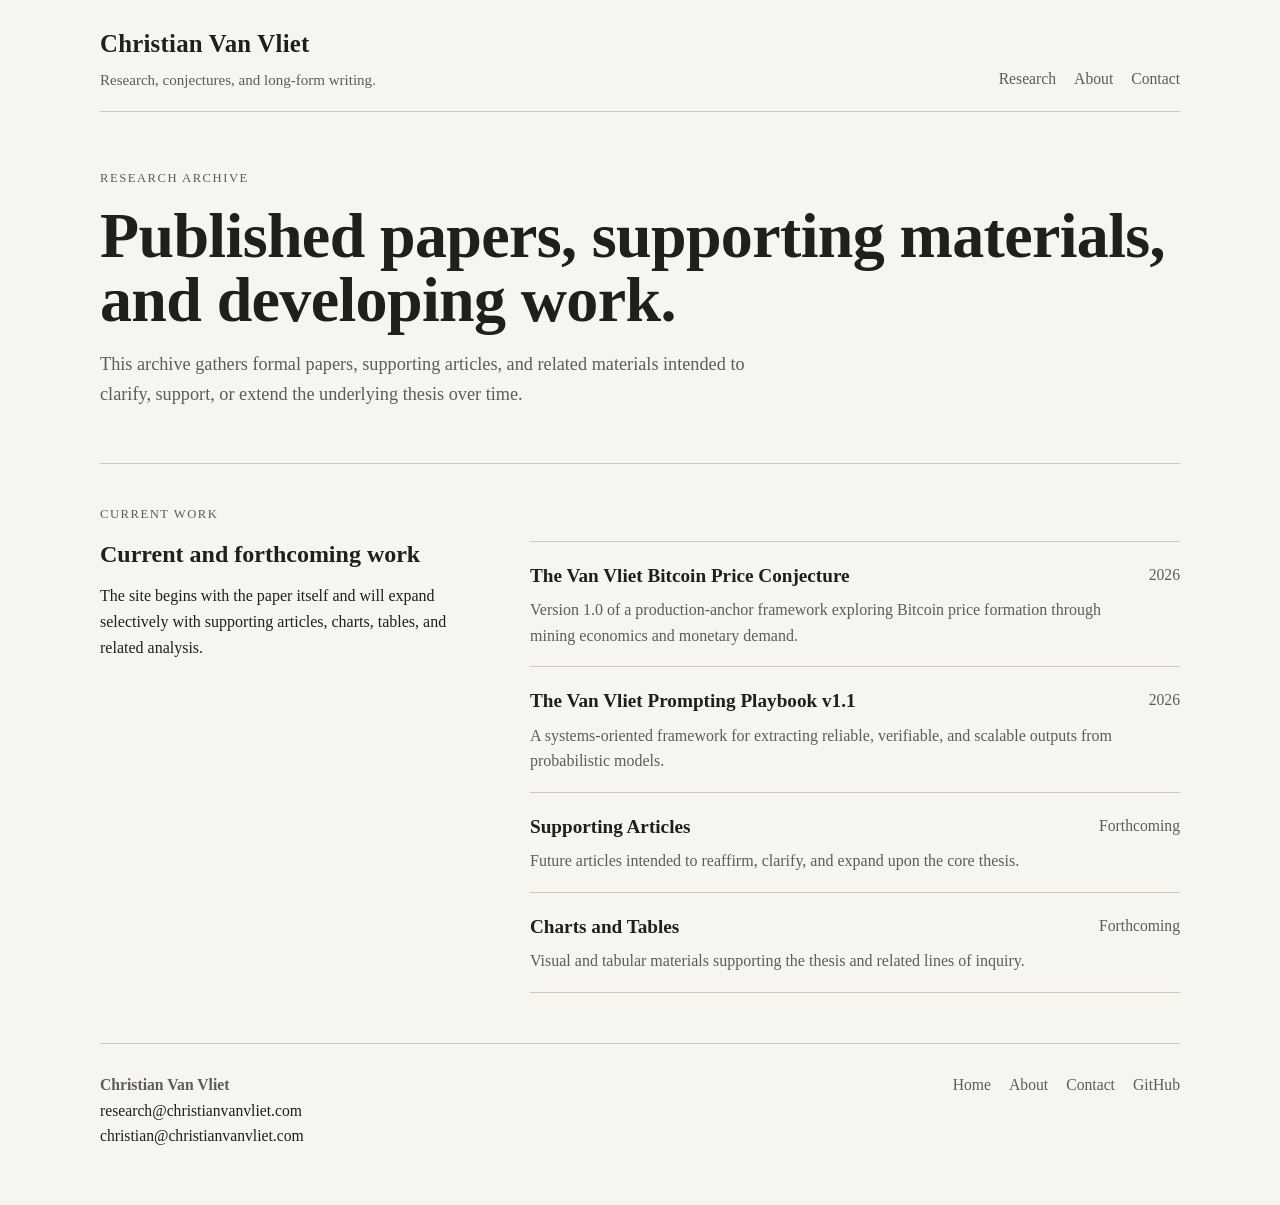
<file: index.html>
<!doctype html>
<html lang="en">
<head>
  <meta charset="utf-8">
  <meta name="viewport" content="width=device-width, initial-scale=1">
  <title>Research | Christian Van Vliet</title>
  <meta name="description" content="Research archive of papers, conjectures, and long-form writing by Christian Van Vliet.">
  <link rel="stylesheet" href="/assets/css/site.css">
  <link rel="icon" href="/favicon.svg" type="image/svg+xml">
  <link rel="shortcut icon" href="/favicon.svg" type="image/svg+xml">
  <link rel="canonical" href="https://christianvanvliet.com/research/">
  <meta name="theme-color" content="#f7f5f0">
</head>
<body>
  <div class="site">
    <header class="site-header">
      <div class="site-header-inner">
        <div>
          <p class="site-title"><a href="/">Christian Van Vliet</a></p>
          <p class="site-tagline">Research, conjectures, and long-form writing.</p>
        </div>

        <nav class="site-nav" aria-label="Primary">
          <a href="/research/">Research</a>
          <a href="/about/">About</a>
          <a href="/contact/">Contact</a>
        </nav>
      </div>
    </header>

    <hr class="rule">

    <main>
      <section class="page-header">
        <p class="eyebrow">Research Archive</p>
        <h1>Published papers, supporting materials, and developing work.</h1>
        <p class="lead">
          This archive gathers formal papers, supporting articles, and related materials
          intended to clarify, support, or extend the underlying thesis over time.
        </p>
      </section>

      <hr class="rule">

      <section class="section" aria-labelledby="current-research">
        <p class="section-label">Current Work</p>

        <div class="archive-grid">
          <div class="archive-intro">
            <h2 id="current-research">Current and forthcoming work</h2>
            <p>
              The site begins with the paper itself and will expand selectively with
              supporting articles, charts, tables, and related analysis.
            </p>
          </div>

          <div class="archive-list">
            <article class="archive-item">
              <div>
                <h3><a href="/research/bitcoin-price-conjecture/">The Van Vliet Bitcoin Price Conjecture</a></h3>
                <p>
                  Version 1.0 of a production-anchor framework exploring Bitcoin price formation
                  through mining economics and monetary demand.
                </p>
              </div>
              <div class="archive-year">2026</div>
            </article>
            <article class="archive-item">
              <div>
                <h4><a href="/research/prompting-playbook/">The Van Vliet Prompting Playbook v1.1</a></h4>
                <p>A systems-oriented framework for extracting reliable, verifiable, and scalable outputs from probabilistic models.</p>
              </div>
              <div class="archive-year">2026</div>
            </article>

            <article class="archive-item">
              <div>
                <h3>Supporting Articles</h3>
                <p>
                  Future articles intended to reaffirm, clarify, and expand upon the core thesis.
                </p>
              </div>
              <div class="archive-year">Forthcoming</div>
            </article>

            <article class="archive-item">
              <div>
                <h3>Charts and Tables</h3>
                <p>
                  Visual and tabular materials supporting the thesis and related lines of inquiry.
                </p>
              </div>
              <div class="archive-year">Forthcoming</div>
            </article>
          </div>
        </div>
      </section>
    </main>

    <hr class="rule">

    <footer class="site-footer">
      <div class="footer-inner">
        <div>
          <strong>Christian Van Vliet</strong><br>
          <a href="mailto:research@christianvanvliet.com">research@christianvanvliet.com</a><br>
          <a href="mailto:christian@christianvanvliet.com">christian@christianvanvliet.com</a>
        </div>

        <div class="footer-links">
          <a href="/">Home</a>
          <a href="/about/">About</a>
          <a href="/contact/">Contact</a>
          <a href="https://github.com/christianvanvliet">GitHub</a>
        </div>
      </div>
    </footer>
  </div>
</body>
</html>
</file>
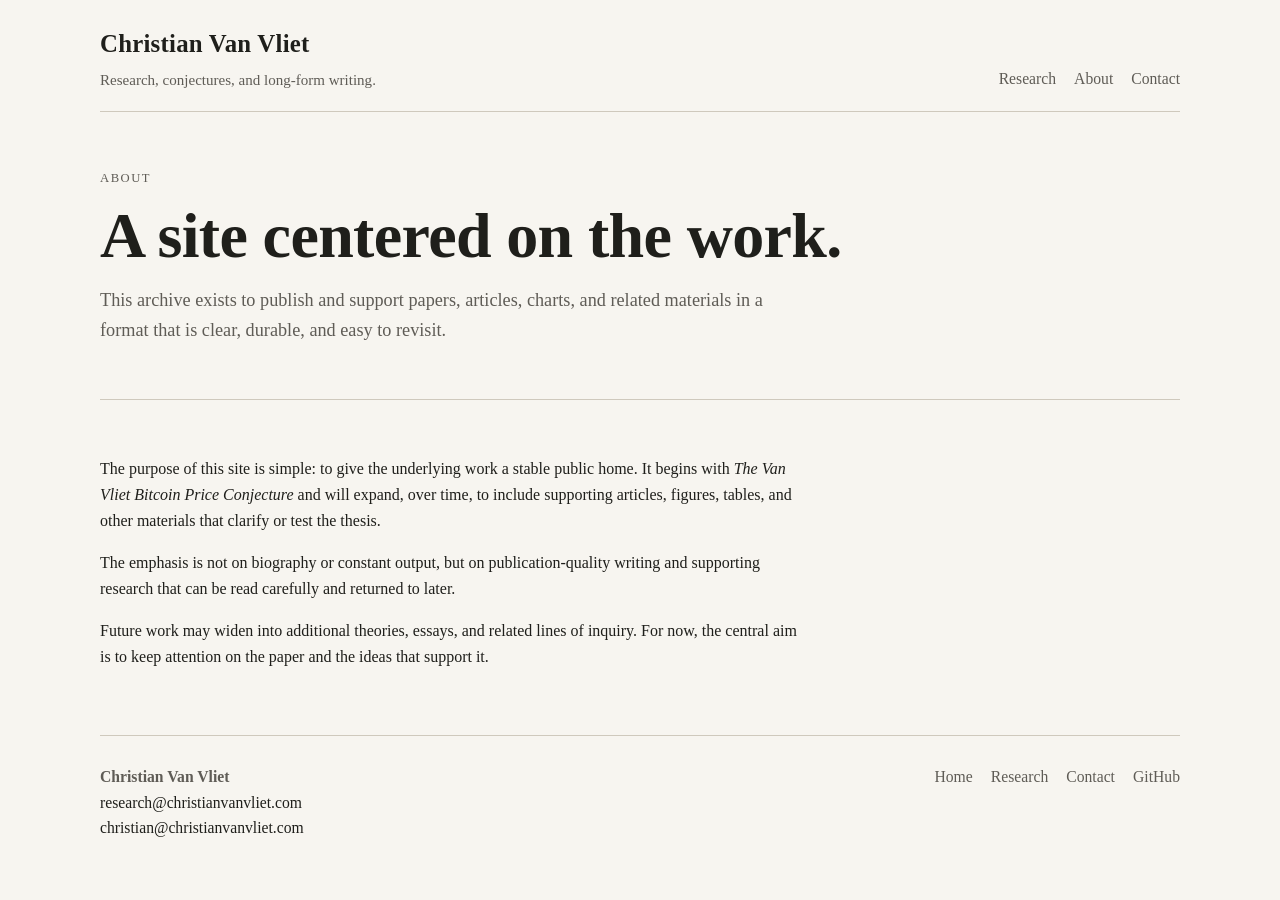
<file: about/index.html>
<!doctype html>
<html lang="en">
<head>
  <meta charset="utf-8">
  <meta name="viewport" content="width=device-width, initial-scale=1">
  <title>About | Christian Van Vliet</title>
  <meta name="description" content="A short note on the purpose of this research archive.">
  <link rel="stylesheet" href="/assets/css/site.css">
  <link rel="icon" href="/favicon.svg" type="image/svg+xml">
  <link rel="canonical" href="https://christianvanvliet.com/about/">
  <meta name="theme-color" content="#f7f5f0">
</head>
<body>
  <div class="site">
    <header class="site-header">
      <div class="site-header-inner">
        <div>
          <p class="site-title"><a href="/">Christian Van Vliet</a></p>
          <p class="site-tagline">Research, conjectures, and long-form writing.</p>
        </div>

        <nav class="site-nav" aria-label="Primary">
          <a href="/research/">Research</a>
          <a href="/about/">About</a>
          <a href="/contact/">Contact</a>
        </nav>
      </div>
    </header>

    <hr class="rule">

    <main>
      <section class="page-header">
        <p class="eyebrow">About</p>
        <h1>A site centered on the work.</h1>
        <p class="lead">
          This archive exists to publish and support papers, articles, charts, and
          related materials in a format that is clear, durable, and easy to revisit.
        </p>
      </section>

      <hr class="rule">

      <section class="content">
        <p>
          The purpose of this site is simple: to give the underlying work a stable public home.
          It begins with <em>The Van Vliet Bitcoin Price Conjecture</em> and will expand, over time,
          to include supporting articles, figures, tables, and other materials that clarify
          or test the thesis.
        </p>
        <p>
          The emphasis is not on biography or constant output, but on publication-quality writing
          and supporting research that can be read carefully and returned to later.
        </p>
        <p>
          Future work may widen into additional theories, essays, and related lines of inquiry.
          For now, the central aim is to keep attention on the paper and the ideas that support it.
        </p>
      </section>
    </main>

    <hr class="rule">

    <footer class="site-footer">
      <div class="footer-inner">
        <div>
          <strong>Christian Van Vliet</strong><br>
          <a href="mailto:research@christianvanvliet.com">research@christianvanvliet.com</a><br>
          <a href="mailto:christian@christianvanvliet.com">christian@christianvanvliet.com</a>
        </div>

        <div class="footer-links">
          <a href="/">Home</a>
          <a href="/research/">Research</a>
          <a href="/contact/">Contact</a>
          <a href="https://github.com/christianvanvliet">GitHub</a>
        </div>
      </div>
    </footer>
  </div>
</body>
</html>
</file>
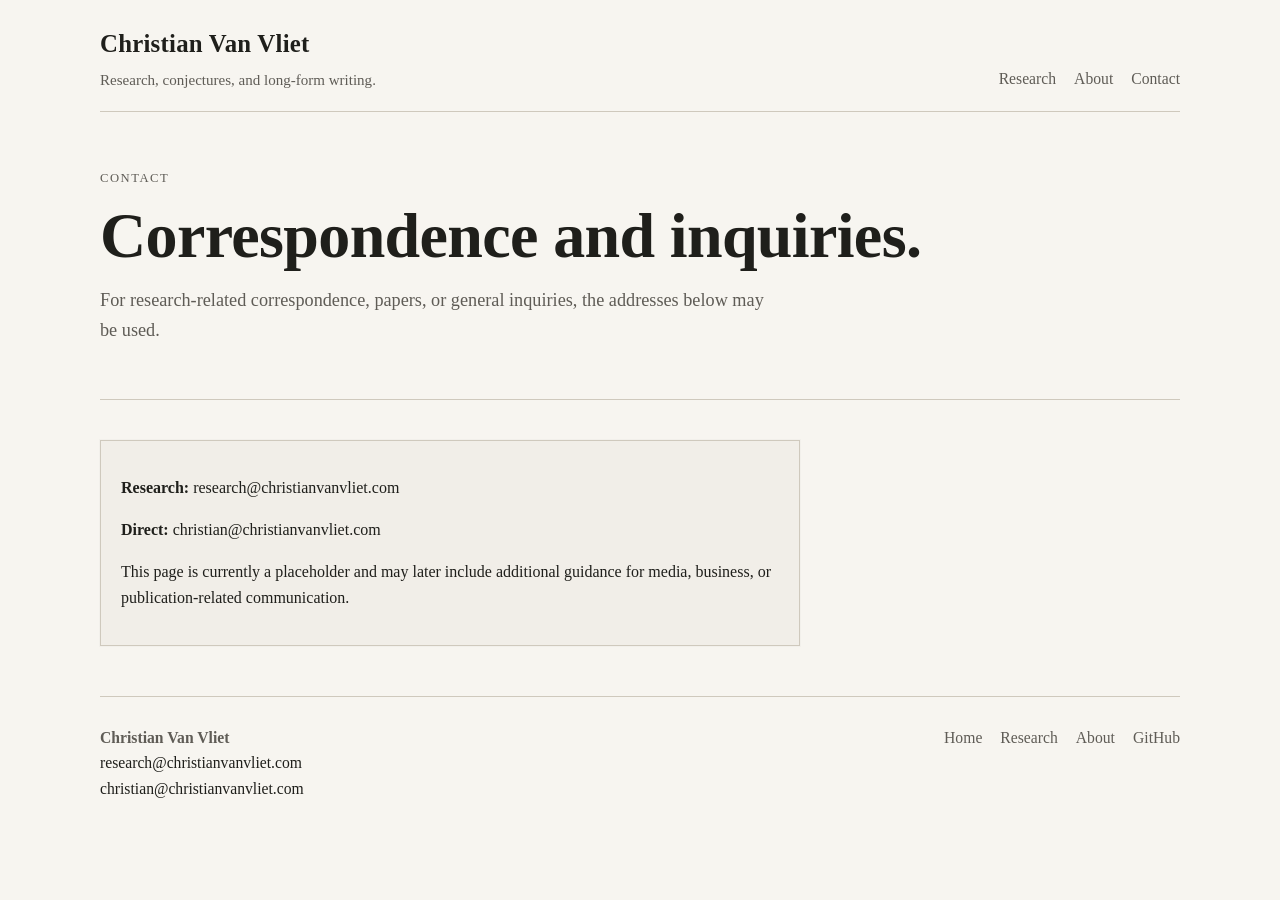
<file: contact/index.html>
<!doctype html>
<html lang="en">
<head>
  <meta charset="utf-8">
  <meta name="viewport" content="width=device-width, initial-scale=1">
  <title>Contact | Christian Van Vliet</title>
  <meta name="description" content="Contact details for Christian Van Vliet.">
  <link rel="stylesheet" href="/assets/css/site.css">
  <link rel="icon" href="/favicon.svg" type="image/svg+xml">
  <link rel="canonical" href="https://christianvanvliet.com/contact/">
  <meta name="theme-color" content="#f7f5f0">
</head>
<body>
  <div class="site">
    <header class="site-header">
      <div class="site-header-inner">
        <div>
          <p class="site-title"><a href="/">Christian Van Vliet</a></p>
          <p class="site-tagline">Research, conjectures, and long-form writing.</p>
        </div>

        <nav class="site-nav" aria-label="Primary">
          <a href="/research/">Research</a>
          <a href="/about/">About</a>
          <a href="/contact/">Contact</a>
        </nav>
      </div>
    </header>

    <hr class="rule">

    <main>
      <section class="page-header">
        <p class="eyebrow">Contact</p>
        <h1>Correspondence and inquiries.</h1>
        <p class="lead">
          For research-related correspondence, papers, or general inquiries,
          the addresses below may be used.
        </p>
      </section>

      <hr class="rule">

      <section class="content">
        <div class="contact-box">
          <p><strong>Research:</strong> <a href="mailto:research@christianvanvliet.com">research@christianvanvliet.com</a></p>
          <p><strong>Direct:</strong> <a href="mailto:christian@christianvanvliet.com">christian@christianvanvliet.com</a></p>
          <p>
            This page is currently a placeholder and may later include additional
            guidance for media, business, or publication-related communication.
          </p>
        </div>
      </section>
    </main>

    <hr class="rule">

    <footer class="site-footer">
      <div class="footer-inner">
        <div>
          <strong>Christian Van Vliet</strong><br>
          <a href="mailto:research@christianvanvliet.com">research@christianvanvliet.com</a><br>
          <a href="mailto:christian@christianvanvliet.com">christian@christianvanvliet.com</a>
        </div>

        <div class="footer-links">
          <a href="/">Home</a>
          <a href="/research/">Research</a>
          <a href="/about/">About</a>
          <a href="https://github.com/christianvanvliet">GitHub</a>
        </div>
      </div>
    </footer>
  </div>
</body>
</html>
</file>
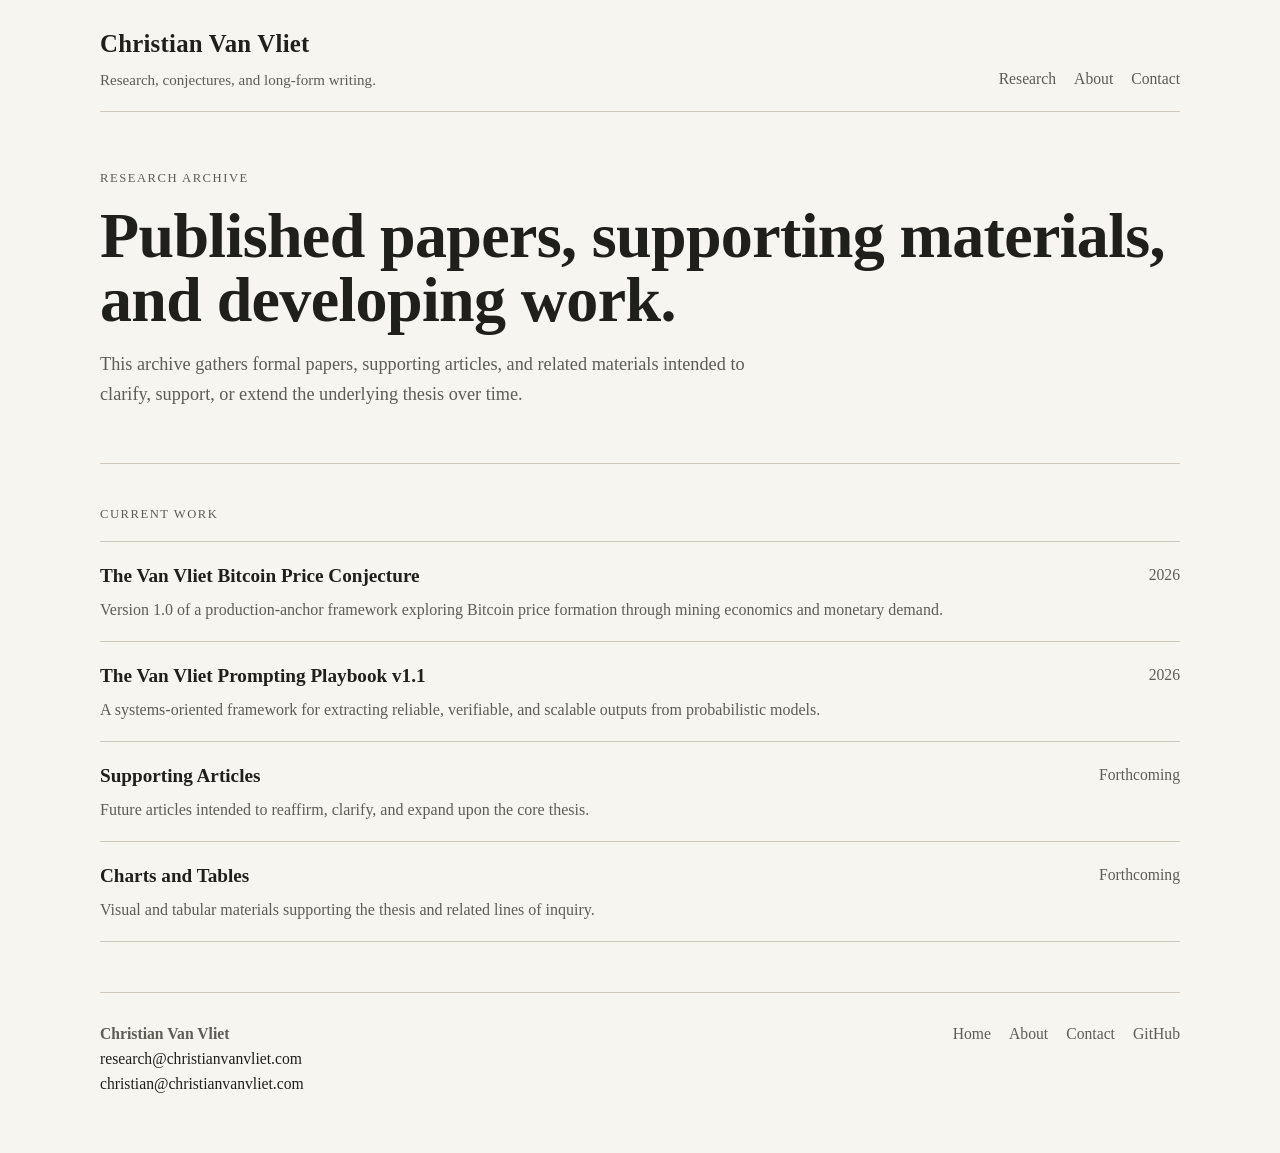
<file: research/index.html>
<!doctype html>
<html lang="en">
<head>
  <meta charset="utf-8">
  <meta name="viewport" content="width=device-width, initial-scale=1">
  <title>Research | Christian Van Vliet</title>
  <meta name="description" content="Research archive of papers, conjectures, and long-form writing by Christian Van Vliet.">
  <link rel="stylesheet" href="/assets/css/site.css">
  <link rel="icon" href="/favicon.svg" type="image/svg+xml">
  <link rel="canonical" href="https://christianvanvliet.com/research/">
  <meta name="theme-color" content="#f7f5f0">
</head>
<body>
  <div class="site">
    <header class="site-header">
      <div class="site-header-inner">
        <div>
          <p class="site-title"><a href="/">Christian Van Vliet</a></p>
          <p class="site-tagline">Research, conjectures, and long-form writing.</p>
        </div>

        <nav class="site-nav" aria-label="Primary">
          <a href="/research/">Research</a>
          <a href="/about/">About</a>
          <a href="/contact/">Contact</a>
        </nav>
      </div>
    </header>

    <hr class="rule">

    <main>
      <section class="page-header">
        <p class="eyebrow">Research Archive</p>
        <h1>Published papers, supporting materials, and developing work.</h1>
        <p class="lead">
          This archive gathers formal papers, supporting articles, and related materials
          intended to clarify, support, or extend the underlying thesis over time.
        </p>
      </section>

      <hr class="rule">

      <section class="section">
        <p class="section-label">Current Work</p>

        <div class="archive-list">
          <article class="archive-item">
            <div>
              <h2><a href="/research/bitcoin-price-conjecture/">The Van Vliet Bitcoin Price Conjecture</a></h2>
              <p>
                Version 1.0 of a production-anchor framework exploring Bitcoin price formation
                through mining economics and monetary demand.
              </p>
            </div>
            <div class="archive-year">2026</div>
          </article>

          <article class="archive-item">
            <div>
              <h2><a href="/research/prompting-playbook/">The Van Vliet Prompting Playbook v1.1</a></h2>
              <p>
                A systems-oriented framework for extracting reliable, verifiable, and scalable
                outputs from probabilistic models.
              </p>
            </div>
            <div class="archive-year">2026</div>
          </article>

          <article class="archive-item">
            <div>
              <h2>Supporting Articles</h2>
              <p>
                Future articles intended to reaffirm, clarify, and expand upon the core thesis.
              </p>
            </div>
            <div class="archive-year">Forthcoming</div>
          </article>

          <article class="archive-item">
            <div>
              <h2>Charts and Tables</h2>
              <p>
                Visual and tabular materials supporting the thesis and related lines of inquiry.
              </p>
            </div>
            <div class="archive-year">Forthcoming</div>
          </article>
        </div>
      </section>
    </main>

    <hr class="rule">

    <footer class="site-footer">
      <div class="footer-inner">
        <div>
          <strong>Christian Van Vliet</strong><br>
          <a href="mailto:research@christianvanvliet.com">research@christianvanvliet.com</a><br>
          <a href="mailto:christian@christianvanvliet.com">christian@christianvanvliet.com</a>
        </div>

        <div class="footer-links">
          <a href="/">Home</a>
          <a href="/about/">About</a>
          <a href="/contact/">Contact</a>
          <a href="https://github.com/christianvanvliet">GitHub</a>
        </div>
      </div>
    </footer>
  </div>
</body>
</html>
</file>
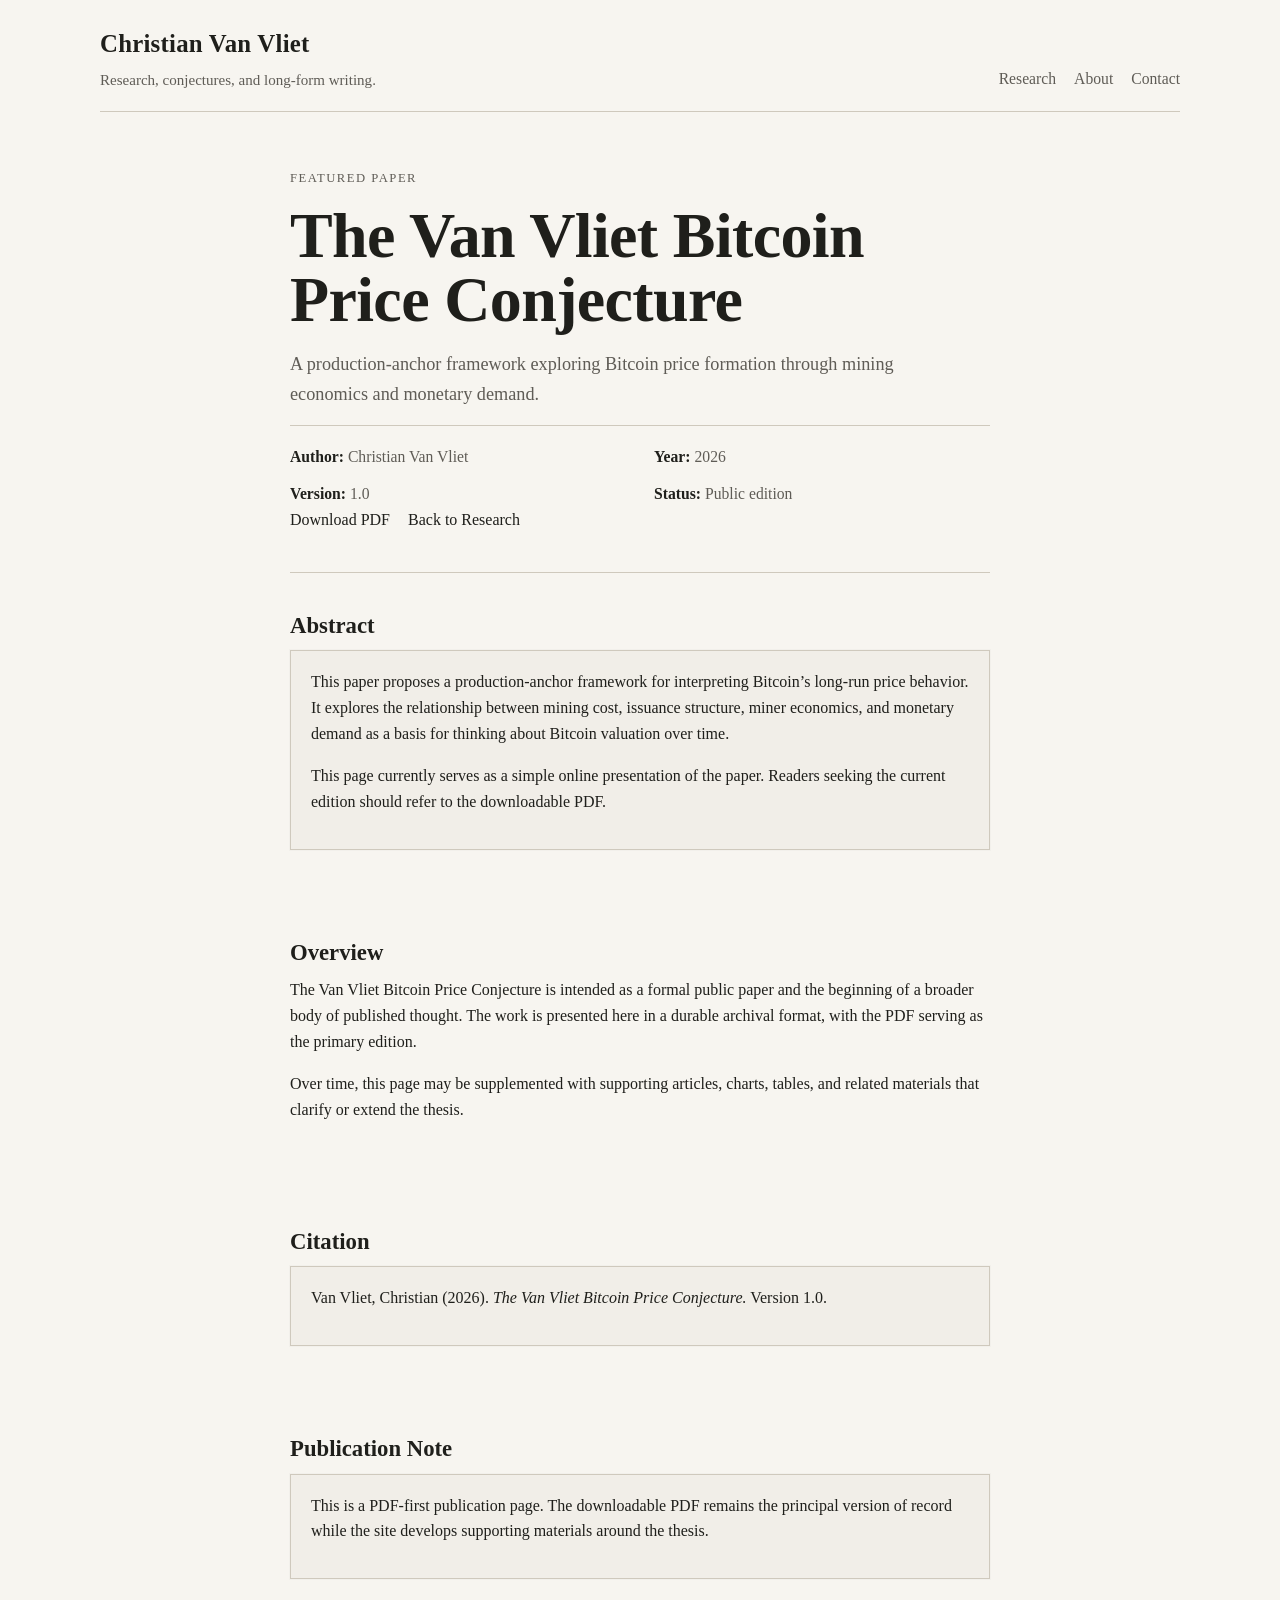
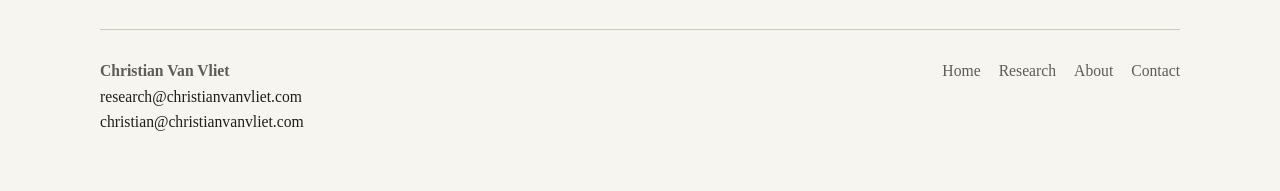
<file: research/bitcoin-price-conjecture/index.html>
<!doctype html>
<html lang="en">
<head>
  <meta charset="utf-8">
  <meta name="viewport" content="width=device-width, initial-scale=1">
  <title>The Van Vliet Bitcoin Price Conjecture | Christian Van Vliet</title>
  <meta name="description" content="Version 1.0 of a production-anchor framework exploring Bitcoin price formation through mining economics and monetary demand.">
  <link rel="stylesheet" href="/assets/css/site.css">
  <link rel="icon" href="/favicon.svg" type="image/svg+xml">
  <link rel="canonical" href="https://christianvanvliet.com/research/bitcoin-price-conjecture/">
  <meta name="theme-color" content="#f7f5f0">
</head>
<body>
  <div class="site">
    <header class="site-header">
      <div class="site-header-inner">
        <div>
          <p class="site-title"><a href="/">Christian Van Vliet</a></p>
          <p class="site-tagline">Research, conjectures, and long-form writing.</p>
        </div>

        <nav class="site-nav" aria-label="Primary">
          <a href="/research/">Research</a>
          <a href="/about/">About</a>
          <a href="/contact/">Contact</a>
        </nav>
      </div>
    </header>

    <hr class="rule">

    <main class="article">
      <section class="paper-header">
        <p class="eyebrow">Featured Paper</p>
        <h1>The Van Vliet Bitcoin Price Conjecture</h1>
        <p class="subtitle">
          A production-anchor framework exploring Bitcoin price formation
          through mining economics and monetary demand.
        </p>

        <div class="paper-meta">
          <div><strong>Author:</strong> Christian Van Vliet</div>
          <div><strong>Year:</strong> 2026</div>
          <div><strong>Version:</strong> 1.0</div>
          <div><strong>Status:</strong> Public edition</div>
        </div>

        <div class="paper-links">
          <a href="/files/van-vliet-bitcoin-price-conjecture.pdf">Download PDF</a>
          <a href="/research/">Back to Research</a>
        </div>
      </section>

      <hr class="rule">

      <section class="section">
        <h2>Abstract</h2>
        <div class="abstract-box">
          <p>
            This paper proposes a production-anchor framework for interpreting Bitcoin’s
            long-run price behavior. It explores the relationship between mining cost,
            issuance structure, miner economics, and monetary demand as a basis for
            thinking about Bitcoin valuation over time.
          </p>
          <p>
            This page currently serves as a simple online presentation of the paper.
            Readers seeking the current edition should refer to the downloadable PDF.
          </p>
        </div>
      </section>

      <section class="section">
        <h2>Overview</h2>
        <p>
          The Van Vliet Bitcoin Price Conjecture is intended as a formal public paper and
          the beginning of a broader body of published thought. The work is presented here
          in a durable archival format, with the PDF serving as the primary edition.
        </p>
        <p>
          Over time, this page may be supplemented with supporting articles, charts, tables,
          and related materials that clarify or extend the thesis.
        </p>
      </section>

      <section class="section">
        <h2>Citation</h2>
        <div class="citation-box">
          <p>
            Van Vliet, Christian (2026). <em>The Van Vliet Bitcoin Price Conjecture.</em> Version 1.0.
          </p>
        </div>
      </section>

      <section class="section">
        <h2>Publication Note</h2>
        <div class="note-box">
          <p>
            This is a PDF-first publication page. The downloadable PDF remains the principal
            version of record while the site develops supporting materials around the thesis.
          </p>
        </div>
      </section>
    </main>

    <hr class="rule">

    <footer class="site-footer">
      <div class="footer-inner">
        <div>
          <strong>Christian Van Vliet</strong><br>
          <a href="mailto:research@christianvanvliet.com">research@christianvanvliet.com</a><br>
          <a href="mailto:christian@christianvanvliet.com">christian@christianvanvliet.com</a>
        </div>

        <div class="footer-links">
          <a href="/">Home</a>
          <a href="/research/">Research</a>
          <a href="/about/">About</a>
          <a href="/contact/">Contact</a>
        </div>
      </div>
    </footer>
  </div>
</body>
</html>
</file>
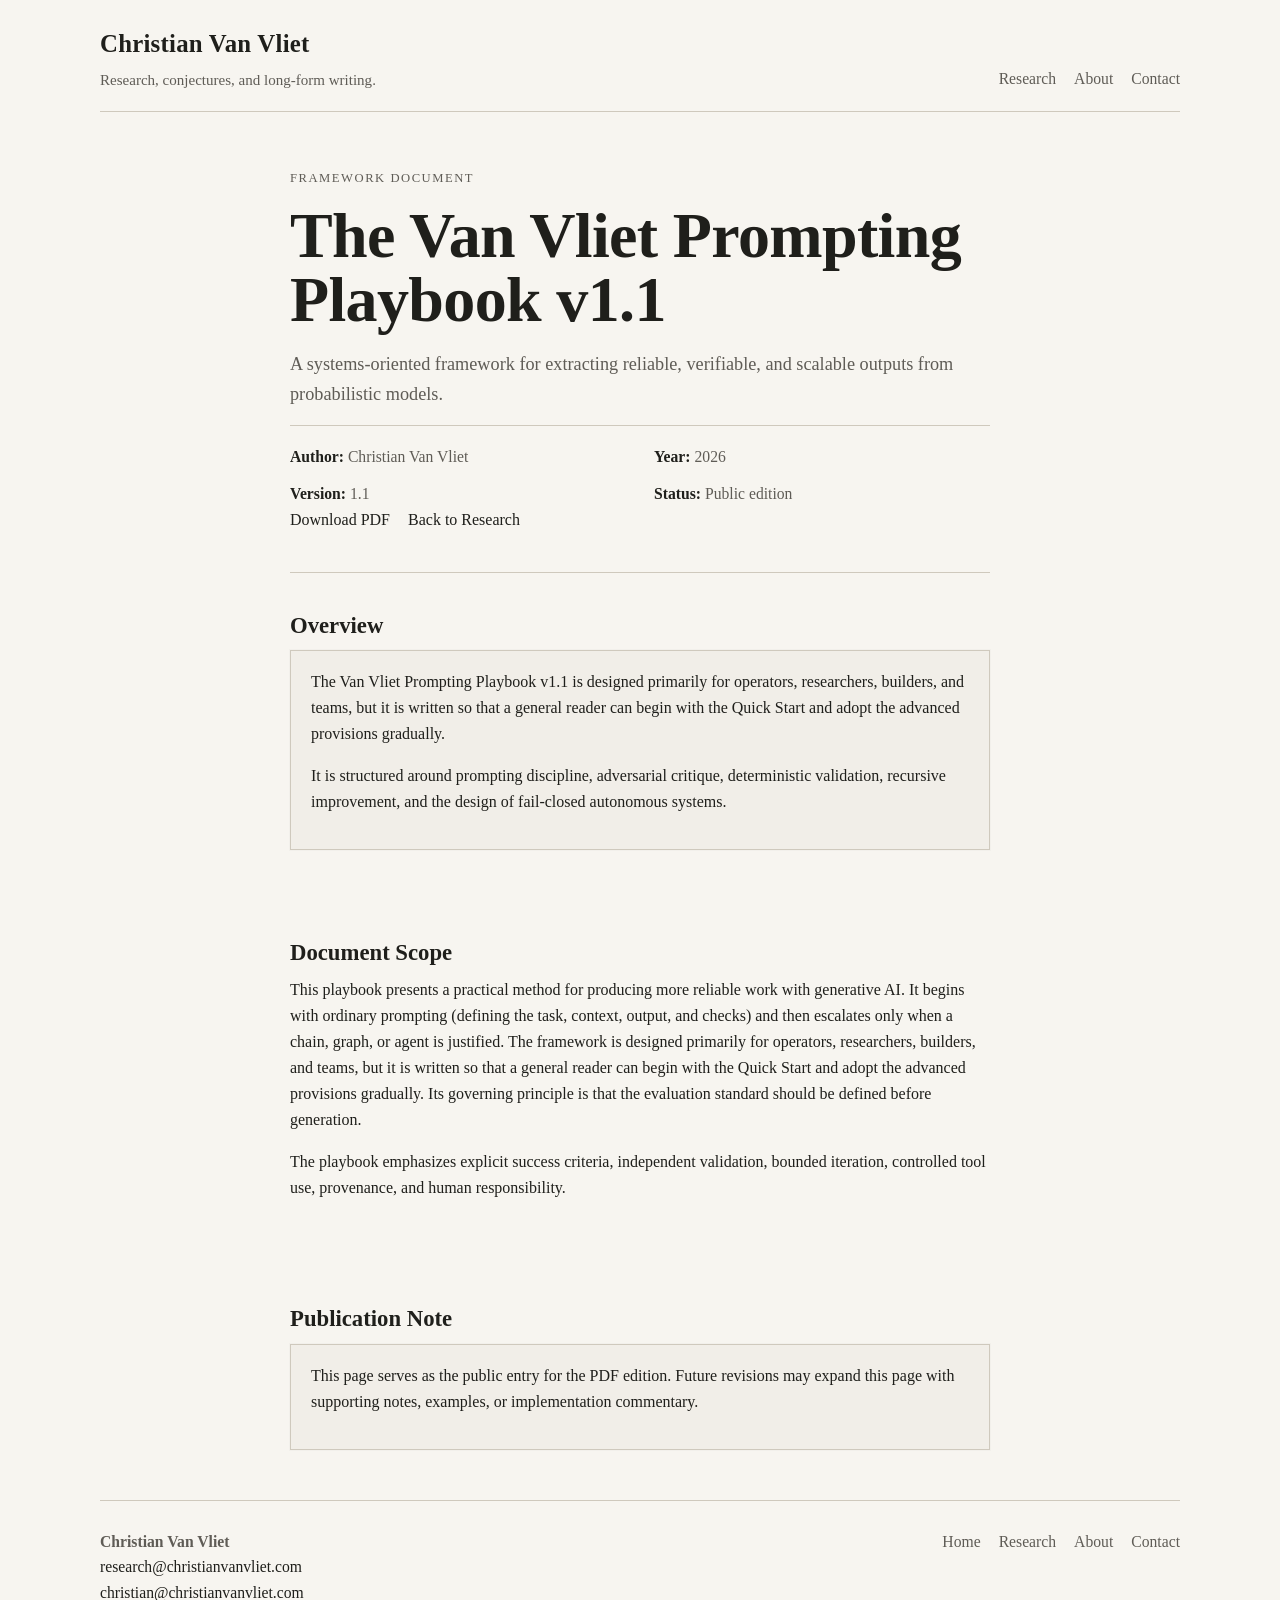
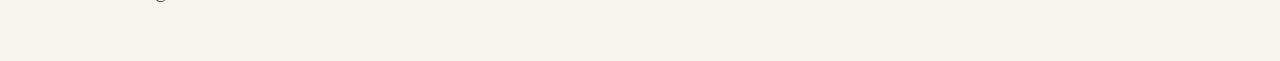
<file: research/prompting-playbook/index.html>
<!doctype html>
<html lang="en">
<head>
  <meta charset="utf-8">
  <meta name="viewport" content="width=device-width, initial-scale=1">
  <title>The Van Vliet Prompting Playbook v1.1 | Christian Van Vliet</title>
  <meta name="description" content="A systems-oriented framework for extracting reliable, verifiable, and scalable outputs from probabilistic models.">
  <link rel="stylesheet" href="/assets/css/site.css">
  <link rel="icon" href="/favicon.svg" type="image/svg+xml">
  <link rel="canonical" href="https://christianvanvliet.com/research/prompting-playbook/">
  <meta name="theme-color" content="#f7f5f0">
</head>
<body>
  <div class="site">
    <header class="site-header">
      <div class="site-header-inner">
        <div>
          <p class="site-title"><a href="/">Christian Van Vliet</a></p>
          <p class="site-tagline">Research, conjectures, and long-form writing.</p>
        </div>

        <nav class="site-nav" aria-label="Primary">
          <a href="/research/">Research</a>
          <a href="/about/">About</a>
          <a href="/contact/">Contact</a>
        </nav>
      </div>
    </header>

    <hr class="rule">

    <main class="article">
      <section class="paper-header">
        <p class="eyebrow">Framework Document</p>
        <h1>The Van Vliet Prompting Playbook v1.1</h1>
        <p class="subtitle">
          A systems-oriented framework for extracting reliable, verifiable, and scalable outputs from probabilistic models.
        </p>

        <div class="paper-meta">
          <div><strong>Author:</strong> Christian Van Vliet</div>
          <div><strong>Year:</strong> 2026</div>
          <div><strong>Version:</strong> 1.1</div>
          <div><strong>Status:</strong> Public edition</div>
        </div>

        <div class="paper-links">
          <a href="/files/The-Van-Vliet-Prompting-Playbook-v1.1.pdf">Download PDF</a>
          <a href="/research/">Back to Research</a>
        </div>
      </section>

      <hr class="rule">

      <section class="section">
        <h2>Overview</h2>
        <div class="abstract-box">
          <p>
            The Van Vliet Prompting Playbook v1.1 is designed primarily for operators, researchers, builders, and teams, but it is written so that a general reader can begin with the Quick Start and adopt the advanced provisions gradually.
          <p>
            It is structured around prompting discipline, adversarial critique, deterministic validation, recursive improvement, and the design of fail-closed autonomous systems.
          </p>
        </div>
      </section>

      <section class="section">
        <h2>Document Scope</h2>
        <p>
          This playbook presents a practical method for producing more reliable work with generative AI. It begins with ordinary prompting (defining the task, context, output, and checks) and then escalates only when a chain, graph, or agent is justified. The framework is designed primarily for operators, researchers, builders, and teams, but it is written so that a general reader can begin with the Quick Start and adopt the advanced provisions gradually. Its governing principle is that the evaluation standard should be defined before generation.
        </p>
        <p>
          The playbook emphasizes explicit success criteria, independent validation, bounded iteration, controlled tool use, provenance, and human responsibility.
        </p>
      </section>

      <section class="section">
        <h2>Publication Note</h2>
        <div class="note-box">
          <p>
            This page serves as the public entry for the PDF edition. Future revisions may expand this page with supporting notes, examples, or implementation commentary.
          </p>
        </div>
      </section>
    </main>

    <hr class="rule">

    <footer class="site-footer">
      <div class="footer-inner">
        <div>
          <strong>Christian Van Vliet</strong><br>
          <a href="mailto:research@christianvanvliet.com">research@christianvanvliet.com</a><br>
          <a href="mailto:christian@christianvanvliet.com">christian@christianvanvliet.com</a>
        </div>

        <div class="footer-links">
          <a href="/">Home</a>
          <a href="/research/">Research</a>
          <a href="/about/">About</a>
          <a href="/contact/">Contact</a>
        </div>
      </div>
    </footer>
  </div>
</body>
</html>
</file>
<file: assets/css/site.css>
:root {
  --bg: #f7f5f0;
  --bg-soft: #f1eee8;
  --panel: #eeebe4;
  --text: #1f1f1b;
  --muted: #5f5c56;
  --rule: #cfc9bd;
  --link: #1f1f1b;
  --accent: #4b463d;
  --max-site: 1080px;
  --max-page: 920px;
  --max-article: 700px;
  --shadow-soft: 0 0 0 1px rgba(0,0,0,0.02);
}

@media (prefers-color-scheme: dark) {
  :root {
    --bg: #131311;
    --bg-soft: #1a1a17;
    --panel: #1d1d19;
    --text: #ece8df;
    --muted: #b7b0a3;
    --rule: #3a382f;
    --link: #ece8df;
    --accent: #d8d1c3;
    --shadow-soft: 0 0 0 1px rgba(255,255,255,0.02);
  }
}

* {
  box-sizing: border-box;
}

html {
  scroll-behavior: smooth;
}

body {
  margin: 0;
  background: var(--bg);
  color: var(--text);
  font-family: "Times New Roman", Times, serif;
  line-height: 1.62;
  -webkit-font-smoothing: antialiased;
  text-rendering: optimizeLegibility;
}

a {
  color: var(--link);
  text-decoration: none;
  border-bottom: 1px solid transparent;
  transition: border-color 120ms ease, opacity 120ms ease;
}

a:hover {
  border-bottom-color: currentColor;
}

img {
  max-width: 100%;
  display: block;
}

.site {
  width: min(var(--max-site), calc(100% - 48px));
  margin: 0 auto;
}

.page-wrap {
  width: min(var(--max-page), calc(100% - 48px));
  margin: 0 auto;
}

.article {
  width: min(var(--max-article), 100%);
  margin: 0 auto;
}

.rule {
  border: 0;
  border-top: 1px solid var(--rule);
  margin: 0;
}

.site-header {
  padding: 24px 0 18px;
}

.site-header-inner {
  display: flex;
  justify-content: space-between;
  align-items: end;
  gap: 24px;
}

.site-title {
  font-size: 1.55rem;
  font-weight: 700;
  letter-spacing: 0.01em;
  margin: 0;
}

.site-title a {
  border-bottom: 0;
}

.site-tagline {
  margin: 4px 0 0;
  font-size: 0.94rem;
  color: var(--muted);
}

.site-nav {
  display: flex;
  gap: 18px;
  flex-wrap: wrap;
  font-size: 0.98rem;
}

.site-nav a {
  color: var(--muted);
}

.eyebrow,
.section-label {
  font-size: 0.79rem;
  text-transform: uppercase;
  letter-spacing: 0.12em;
  color: var(--muted);
  margin: 0 0 16px;
}

.hero {
  padding: 60px 0 52px;
  display: grid;
  grid-template-columns: 1.2fr 0.8fr;
  gap: 48px;
}

.hero h1,
.hero h2,
.page-header h1,
.paper-header h1 {
  font-size: clamp(2.35rem, 5vw, 4rem);
  line-height: 1;
  margin: 0 0 18px;
  letter-spacing: -0.01em;
}

.lead,
.subtitle {
  font-size: 1.14rem;
  color: var(--muted);
  max-width: 42rem;
  margin: 0 0 18px;
}

.hero p,
.page-header p,
.article p,
.about-copy p,
.about-aside p {
  margin: 0 0 16px;
}

.hero-meta {
  align-self: end;
  padding: 16px 0 0 18px;
  border-left: 2px solid var(--rule);
}

.meta-list {
  margin: 0;
  padding: 0;
  list-style: none;
}

.meta-list li {
  padding: 8px 0;
  border-bottom: 1px solid var(--rule);
  font-size: 0.98rem;
}

.meta-list span {
  display: inline-block;
  min-width: 110px;
  color: var(--muted);
}

.section {
  padding: 40px 0 50px;
}

.page-header,
.paper-header {
  padding: 56px 0 38px;
}

.featured {
  display: grid;
  grid-template-columns: 0.95fr 1.05fr;
  gap: 40px;
  align-items: start;
}

.featured-card {
  padding-left: 18px;
  border-left: 3px solid var(--accent);
}

.featured-card h2,
.featured-card h3,
.archive-intro h2,
.archive-intro h3,
.about-copy h2,
.about-copy h3,
.article h2 {
  margin: 0 0 12px;
  line-height: 1.12;
}

.featured-card h2,
.featured-card h3 {
  font-size: 1.95rem;
}

.featured-card .subhead {
  color: var(--muted);
  font-size: 1.02rem;
  margin: 0 0 18px;
}

.featured-links,
.paper-links,
.footer-links {
  display: flex;
  gap: 18px;
  flex-wrap: wrap;
}

.featured-notes,
.abstract-box,
.citation-box,
.note-box,
.contact-box {
  background: var(--bg-soft);
  border: 1px solid var(--rule);
  box-shadow: var(--shadow-soft);
  padding: 18px 20px;
}

.featured-notes h4 {
  margin: 0 0 14px;
  font-size: 0.94rem;
  text-transform: uppercase;
  letter-spacing: 0.08em;
  color: var(--muted);
}

.featured-notes ul {
  margin: 0;
  padding-left: 18px;
}

.featured-notes li {
  margin: 0 0 10px;
}

.archive-grid,
.about-grid {
  display: grid;
  grid-template-columns: 0.75fr 1.25fr;
  gap: 40px;
  align-items: start;
}

.archive-list {
  border-top: 1px solid var(--rule);
}

.archive-item {
  display: grid;
  grid-template-columns: 1fr auto;
  gap: 16px;
  padding: 18px 0;
  border-bottom: 1px solid var(--rule);
}

.archive-item h3,
.archive-item h4,
.archive-item h2 {
  margin: 0 0 6px;
  font-size: 1.2rem;
}

.archive-item p {
  margin: 0;
  color: var(--muted);
}

.archive-year {
  color: var(--muted);
  white-space: nowrap;
  font-size: 0.98rem;
  padding-top: 2px;
}

.about-copy {
  padding-left: 18px;
  border-left: 3px solid var(--rule);
}

.paper-meta {
  display: grid;
  grid-template-columns: repeat(2, minmax(0, 1fr));
  gap: 12px 28px;
  padding-top: 18px;
  border-top: 1px solid var(--rule);
  color: var(--muted);
  font-size: 0.98rem;
}

.paper-meta strong {
  color: var(--text);
  font-weight: 700;
}

.article h2 {
  font-size: 1.42rem;
}

.content {
  width: min(var(--max-article), 100%);
  padding: 40px 0 50px;
}

.site-footer {
  padding: 28px 0 56px;
  font-size: 0.98rem;
  color: var(--muted);
}

.footer-inner {
  display: flex;
  justify-content: space-between;
  gap: 24px;
  flex-wrap: wrap;
}

.footer-links a {
  color: var(--muted);
}

@media (max-width: 860px) {
  .hero,
  .featured,
  .archive-grid,
  .about-grid,
  .paper-meta {
    grid-template-columns: 1fr;
  }

  .hero {
    gap: 28px;
    padding: 48px 0 42px;
  }

  .page-header,
  .paper-header {
    padding: 48px 0 32px;
  }

  .site-header-inner {
    align-items: start;
    flex-direction: column;
  }

  .hero-meta,
  .featured-card,
  .about-copy {
    padding-left: 0;
    border-left: 0;
  }

  .archive-item {
    grid-template-columns: 1fr;
  }

  .archive-year {
    padding-top: 0;
  }
}

@media (max-width: 560px) {
  .site,
  .page-wrap {
    width: min(100%, calc(100% - 28px));
  }

  .site-header {
    padding: 18px 0 14px;
  }

  .site-title {
    font-size: 1.32rem;
  }

  .site-tagline {
    font-size: 0.9rem;
  }

  .site-nav {
    gap: 14px;
    font-size: 0.95rem;
  }

  .hero,
  .section,
  .content,
  .page-header,
  .paper-header {
    padding-top: 34px;
    padding-bottom: 34px;
  }

  .hero h1,
  .hero h2,
  .page-header h1,
  .paper-header h1 {
    font-size: clamp(2rem, 10vw, 2.6rem);
    line-height: 1.03;
    margin-bottom: 14px;
  }

  .lead,
  .subtitle {
    font-size: 1.04rem;
  }

  .featured-card h2,
  .featured-card h3 {
    font-size: 1.55rem;
  }

  .featured-notes,
  .abstract-box,
  .citation-box,
  .note-box,
  .contact-box {
    padding: 16px 16px;
  }

  .site-footer {
    padding: 22px 0 40px;
  }
}
</file>
